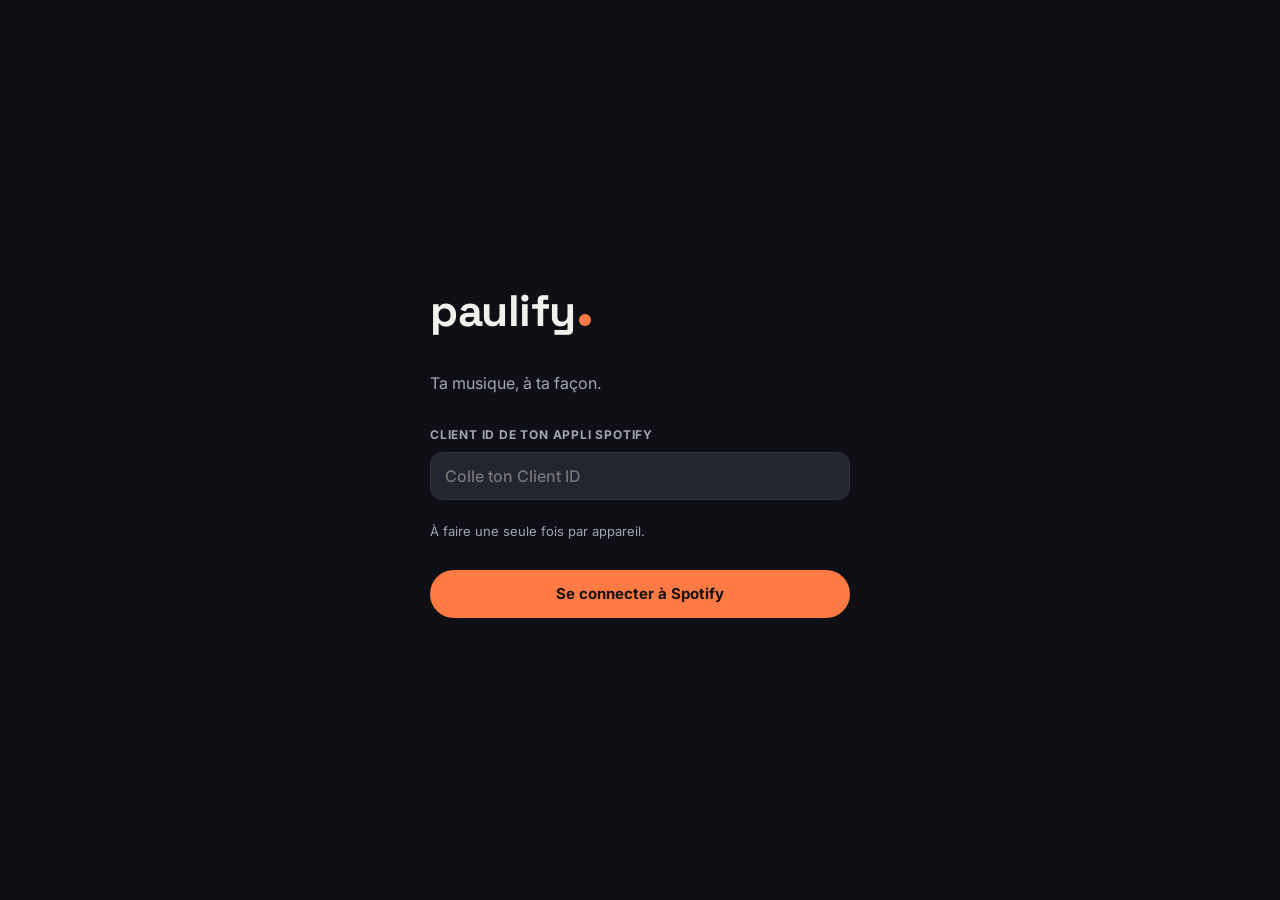
<file: paulify/index.html>
<!doctype html>
<html lang="fr">
<head>
<meta charset="utf-8">
<meta name="viewport" content="width=device-width, initial-scale=1, viewport-fit=cover">
<meta name="theme-color" content="#0F1015">
<meta name="apple-mobile-web-app-capable" content="yes">
<meta name="mobile-web-app-capable" content="yes">
<meta name="apple-mobile-web-app-status-bar-style" content="black-translucent">
<meta name="apple-mobile-web-app-title" content="Paulify">
<title>Paulify</title>
<link rel="manifest" href="manifest.webmanifest">
<link rel="icon" href="icon-192.png">
<link rel="apple-touch-icon" href="apple-touch-icon.png">
<link rel="preconnect" href="https://fonts.googleapis.com">
<link rel="stylesheet" href="https://fonts.googleapis.com/css2?family=Inter:wght@400;500;600;700&family=Space+Grotesk:wght@500;700&display=swap">
<link rel="stylesheet" href="style.css">
</head>
<body>
<div id="app">

  <!-- Écran de connexion -->
  <section id="login" class="screen hidden">
    <div class="login-box">
      <div class="logo big">paulify<i></i></div>
      <p class="muted">Ta musique, à ta façon.</p>
      <div id="cid-block" class="stack">
        <label for="cid">Client ID de ton appli Spotify</label>
        <input id="cid" autocomplete="off" spellcheck="false" placeholder="Colle ton Client ID">
        <p class="small muted">À faire une seule fois par appareil.</p>
      </div>
      <button id="login-btn" class="btn primary" type="button">Se connecter à Spotify</button>
      <p id="login-err" class="err hidden"></p>
    </div>
  </section>

  <!-- Appli -->
  <section id="main" class="screen hidden">
    <header class="top">
      <div class="logo">paulify<i></i></div>
      <button id="avatar" class="avatar" type="button" aria-label="Compte"></button>
    </header>

    <main id="scroll">
      <!-- Liste des playlists -->
      <div id="view-list">
        <h1>Tes playlists</h1>
        <div class="search">
          <svg aria-hidden="true" width="18" height="18" viewBox="0 0 24 24" fill="none" stroke="currentColor" stroke-width="2" stroke-linecap="round"><circle cx="11" cy="11" r="7"></circle><path d="M20 20l-3.5-3.5"></path></svg>
          <input id="pl-search" type="search" placeholder="Rechercher une playlist" aria-label="Rechercher une playlist">
        </div>
        <div id="pl-grid" class="grid"></div>
        <p id="pl-empty" class="muted hidden">Aucune playlist trouvée.</p>
      </div>

      <!-- Détail d'une playlist -->
      <div id="view-detail" class="hidden">
        <button id="back" class="back" type="button">
          <svg aria-hidden="true" width="18" height="18" viewBox="0 0 24 24" fill="none" stroke="currentColor" stroke-width="2" stroke-linecap="round" stroke-linejoin="round"><path d="M15 6l-6 6 6 6"></path></svg>
          Playlists
        </button>
        <div class="pl-head">
          <img id="d-cover" class="pl-cover" alt="">
          <div class="stack tight">
            <h1 id="d-name"></h1>
            <span id="d-meta" class="muted small"></span>
          </div>
        </div>
        <div class="row">
          <button id="d-play" class="btn primary" type="button">
            <svg aria-hidden="true" width="18" height="18" viewBox="0 0 24 24" fill="currentColor"><path d="M8 5v14l11-7z"></path></svg>
            Lecture
          </button>
          <button id="d-shuffle" class="btn ghost" type="button">
            <svg aria-hidden="true" width="18" height="18" viewBox="0 0 24 24" fill="none" stroke="currentColor" stroke-width="2" stroke-linecap="round" stroke-linejoin="round"><path d="M16 3h5v5M4 20L21 3M21 16v5h-5M15 15l6 6M4 4l5 5"></path></svg>
            Aléatoire
          </button>
        </div>
        <span class="label">Trier par</span>
        <div id="sorts" class="chips"></div>
        <div id="save-box" class="save-box hidden">
          <p id="save-txt" class="small"></p>
          <div class="row">
            <button id="save-btn" class="btn primary" type="button">Enregistrer cet ordre sur Spotify</button>
            <button id="save-cancel" class="btn ghost" type="button">Annuler</button>
          </div>
        </div>
        <div id="tracks" class="tracks"></div>
        <p id="tracks-loading" class="muted hidden">Chargement des titres…</p>
      </div>
    </main>

    <div id="toast" class="toast hidden" role="status"></div>

    <!-- Mini lecteur -->
    <div id="mini" class="mini hidden">
      <button id="mini-open" class="mini-info" type="button" aria-label="Ouvrir le lecteur">
        <img id="mini-cover" alt="">
        <span class="stack tight ellipsis">
          <span id="mini-title" class="t ellipsis"></span>
          <span id="mini-artist" class="muted small ellipsis"></span>
        </span>
      </button>
      <button id="mini-toggle" class="round light" type="button" aria-label="Lecture/Pause"></button>
      <div class="mini-progress"><div id="mini-bar"></div></div>
    </div>

    <nav class="tabs">
      <button class="tab on" type="button">
        <svg aria-hidden="true" width="22" height="22" viewBox="0 0 24 24" fill="none" stroke="currentColor" stroke-width="2" stroke-linecap="round"><path d="M4 6h12M4 12h12M4 18h8"></path><circle cx="18" cy="17" r="2.5"></circle><path d="M20.5 17V8"></path></svg>
        Playlists
      </button>
      <button class="tab soon" type="button" data-soon="Les stats arrivent à l’étape 2">
        <svg aria-hidden="true" width="22" height="22" viewBox="0 0 24 24" fill="none" stroke="currentColor" stroke-width="2" stroke-linecap="round"><path d="M5 20V11M12 20V4M19 20v-6"></path></svg>
        Stats
      </button>
      <button class="tab soon" type="button" data-soon="Découvrir arrive à l’étape 3">
        <svg aria-hidden="true" width="22" height="22" viewBox="0 0 24 24" fill="none" stroke="currentColor" stroke-width="2" stroke-linecap="round" stroke-linejoin="round"><rect x="5" y="3" width="12" height="16" rx="2.5" transform="rotate(-8 11 11)"></rect></svg>
        Découvrir
      </button>
    </nav>
  </section>

  <!-- Grand lecteur -->
  <section id="full" class="sheet hidden" aria-label="Lecteur">
    <button id="full-close" class="back" type="button">
      <svg aria-hidden="true" width="20" height="20" viewBox="0 0 24 24" fill="none" stroke="currentColor" stroke-width="2" stroke-linecap="round" stroke-linejoin="round"><path d="M6 9l6 6 6-6"></path></svg>
      Fermer
    </button>
    <img id="full-cover" class="full-cover" alt="">
    <div class="stack tight">
      <span id="full-title" class="full-title"></span>
      <span id="full-artist" class="muted"></span>
    </div>
    <div class="stack tight">
      <input id="seek" type="range" min="0" max="1000" value="0" aria-label="Position dans le titre">
      <div class="row between small muted"><span id="pos"></span><span id="dur"></span></div>
    </div>
    <div class="controls">
      <button id="prev" class="round" type="button" aria-label="Précédent">
        <svg aria-hidden="true" width="26" height="26" viewBox="0 0 24 24" fill="currentColor"><path d="M6 5h2v14H6zM20 5v14L9 12z"></path></svg>
      </button>
      <button id="full-toggle" class="round big accent" type="button" aria-label="Lecture/Pause"></button>
      <button id="next" class="round" type="button" aria-label="Suivant">
        <svg aria-hidden="true" width="26" height="26" viewBox="0 0 24 24" fill="currentColor"><path d="M16 5h2v14h-2zM4 5v14l11-7z"></path></svg>
      </button>
    </div>
    <button id="devices-btn" class="device-btn" type="button">
      <svg aria-hidden="true" width="18" height="18" viewBox="0 0 24 24" fill="none" stroke="currentColor" stroke-width="2" stroke-linecap="round"><rect x="7" y="3" width="10" height="18" rx="2"></rect><path d="M11 17h2"></path></svg>
      <span>Écouter sur : <strong id="device-name">—</strong></span>
    </button>
    <div id="devices" class="devices hidden"></div>
  </section>

  <!-- Compte -->
  <section id="account" class="sheet hidden" aria-label="Compte">
    <button id="account-close" class="back" type="button">
      <svg aria-hidden="true" width="20" height="20" viewBox="0 0 24 24" fill="none" stroke="currentColor" stroke-width="2" stroke-linecap="round" stroke-linejoin="round"><path d="M6 9l6 6 6-6"></path></svg>
      Fermer
    </button>
    <h1 id="acc-name"></h1>
    <p class="muted small" id="acc-sub"></p>
    <div class="card stack">
      <strong>Installer Paulify sur ton téléphone</strong>
      <button id="install-btn" class="btn primary hidden" type="button">Installer Paulify</button>
      <p class="small muted">iPhone (Safari) : bouton Partager, puis « Sur l’écran d’accueil ».<br>Android (Chrome) : menu ⋮, puis « Installer l’application ».</p>
    </div>
    <div class="card stack">
      <strong>Fondu enchaîné entre les titres</strong>
      <p class="small muted">À activer une fois dans l’appli Spotify de ton téléphone : Paramètres › Lecture › Fondu enchaîné. Sur téléphone, Paulify joue en priorité sur l’appli Spotify pour en profiter (et la musique continue écran verrouillé).</p>
    </div>
    <div class="card stack">
      <strong>Appareil par défaut</strong>
      <p class="small muted" id="pref-txt"></p>
      <button id="pref-reset" class="btn ghost" type="button">Revenir au choix automatique</button>
    </div>
    <button id="logout" class="btn ghost" type="button">Se déconnecter</button>
  </section>

  <!-- Confirmation -->
  <div id="confirm" class="overlay hidden" role="dialog" aria-modal="true" aria-labelledby="confirm-title">
    <div class="card stack">
      <strong id="confirm-title">Enregistrer ce nouvel ordre ?</strong>
      <p id="confirm-txt" class="small muted"></p>
      <div class="row">
        <button id="confirm-yes" class="btn primary" type="button">Oui, enregistrer</button>
        <button id="confirm-no" class="btn ghost" type="button">Annuler</button>
      </div>
    </div>
  </div>
</div>
<script src="app.js"></script>
</body>
</html>
</file>
<file: paulify/style.css>
:root {
  --bg: #0F1015; --card: #1A1C23; --card2: #23262F; --line: #2E313C;
  --text: #F2F0EB; --muted: #A3A6B1; --accent: #FF7A45; --ink: #16110D; --err: #F28B82;
  --safe-b: env(safe-area-inset-bottom, 0px); --safe-t: env(safe-area-inset-top, 0px);
}
* { box-sizing: border-box; -webkit-tap-highlight-color: transparent; }
html, body { margin: 0; height: 100%; background: var(--bg); color: var(--text); font-family: Inter, system-ui, sans-serif; }
body { overscroll-behavior: none; }
button { font-family: inherit; color: inherit; }
img { display: block; }
.hidden { display: none !important; }
.muted { color: var(--muted); }
.small { font-size: 13px; }
.err { color: var(--err); font-size: 14px; }
.stack { display: flex; flex-direction: column; gap: 10px; }
.stack.tight { gap: 3px; min-width: 0; }
.row { display: flex; gap: 10px; align-items: center; flex-wrap: wrap; }
.row.between { justify-content: space-between; }
.ellipsis { white-space: nowrap; overflow: hidden; text-overflow: ellipsis; min-width: 0; }
h1 { font-family: 'Space Grotesk', sans-serif; font-size: 26px; margin: 0; letter-spacing: -0.3px; }
label, .label { font-size: 12px; font-weight: 700; color: var(--muted); text-transform: uppercase; letter-spacing: .8px; }

.logo { font-family: 'Space Grotesk', sans-serif; font-weight: 700; font-size: 26px; letter-spacing: -0.5px; display: flex; align-items: baseline; gap: 3px; }
.logo i { width: 8px; height: 8px; border-radius: 50%; background: var(--accent); display: inline-block; }
.logo.big { font-size: 44px; }
.logo.big i { width: 12px; height: 12px; }

.btn { display: inline-flex; align-items: center; justify-content: center; gap: 8px; border: none; border-radius: 999px; padding: 0 20px; min-height: 48px; font-size: 15px; font-weight: 700; cursor: pointer; }
.btn.primary { background: var(--accent); color: var(--ink); }
.btn.ghost { background: transparent; border: 1px solid var(--line); font-weight: 600; }
.btn:disabled { opacity: .5; cursor: default; }
input { width: 100%; background: var(--card2); border: 1px solid var(--line); border-radius: 12px; padding: 13px 14px; color: var(--text); font: 500 16px Inter, sans-serif; }

/* écrans */
#app { height: 100%; }
.screen { height: 100%; display: flex; flex-direction: column; }
#login { justify-content: center; padding: 24px; }
.login-box { width: 100%; max-width: 420px; margin: 0 auto; display: flex; flex-direction: column; gap: 18px; }

.top { display: flex; align-items: center; justify-content: space-between; padding: calc(14px + var(--safe-t)) 20px 8px; max-width: 760px; width: 100%; margin: 0 auto; }
.avatar { width: 40px; height: 40px; border-radius: 50%; background: var(--card2); border: none; font: 700 15px 'Space Grotesk', sans-serif; cursor: pointer; overflow: hidden; padding: 0; }
.avatar img { width: 100%; height: 100%; object-fit: cover; }
main { flex: 1; overflow-y: auto; -webkit-overflow-scrolling: touch; }
main > div { max-width: 760px; margin: 0 auto; padding: 8px 20px 24px; display: flex; flex-direction: column; gap: 14px; }

.search { display: flex; align-items: center; gap: 8px; background: var(--card2); border-radius: 12px; padding: 0 12px; color: var(--muted); }
.search input { border: none; background: transparent; padding: 12px 0; }
.search input:focus { outline: none; }
.search:focus-within { outline: 2px solid var(--accent); }

.grid { display: grid; grid-template-columns: repeat(auto-fill, minmax(150px, 1fr)); gap: 14px; }
.pl-card { background: var(--card); border: none; border-radius: 16px; padding: 10px; text-align: left; cursor: pointer; display: flex; flex-direction: column; gap: 8px; min-width: 0; }
.pl-card .cover { width: 100%; aspect-ratio: 1; border-radius: 10px; object-fit: cover; background: var(--card2); }
.pl-card .n { font-size: 14px; font-weight: 600; }
.cover-fallback { width: 100%; aspect-ratio: 1; border-radius: 10px; background: var(--card2); display: flex; align-items: center; justify-content: center; font: 700 28px 'Space Grotesk', sans-serif; color: var(--muted); }

.back { align-self: flex-start; display: inline-flex; align-items: center; gap: 6px; background: transparent; border: none; color: #C9CBD3; font-size: 14px; font-weight: 600; min-height: 44px; padding: 0; cursor: pointer; }
.pl-head { display: flex; gap: 16px; align-items: center; }
.pl-cover { width: 96px; height: 96px; border-radius: 14px; object-fit: cover; background: var(--card2); flex-shrink: 0; }

.chips { display: flex; flex-wrap: wrap; gap: 8px; }
.chip { min-height: 40px; padding: 0 14px; border-radius: 999px; border: 1px solid var(--line); background: transparent; color: #C9CBD3; font-size: 13px; font-weight: 600; cursor: pointer; }
.chip.on { background: var(--accent); border-color: var(--accent); color: var(--ink); }

.save-box { background: var(--card); border: 1px solid var(--accent); border-radius: 16px; padding: 14px; display: flex; flex-direction: column; gap: 10px; }

.tracks { display: flex; flex-direction: column; }
.track { display: flex; align-items: center; gap: 12px; padding: 7px 4px; background: transparent; border: none; text-align: left; cursor: pointer; border-radius: 10px; width: 100%; }
.track:hover { background: var(--card); }
.track .num { width: 22px; font-size: 13px; color: var(--muted); text-align: right; flex-shrink: 0; }
.track img, .track .ph { width: 44px; height: 44px; border-radius: 8px; object-fit: cover; background: var(--card2); flex-shrink: 0; }
.track .t { font-size: 15px; font-weight: 600; }
.track .side { font-size: 13px; color: #C9CBD3; white-space: nowrap; }
.track.playing .t { color: var(--accent); }
.track.off { opacity: .45; cursor: default; }

.toast { position: fixed; left: 16px; right: 16px; bottom: calc(150px + var(--safe-b)); max-width: 520px; margin: 0 auto; background: var(--text); color: var(--ink); border-radius: 14px; padding: 12px 16px; font-size: 14px; font-weight: 600; z-index: 30; }

.mini { position: relative; margin: 0 10px; background: #1D2029; border-radius: 16px; padding: 8px 10px; display: flex; align-items: center; gap: 10px; max-width: 740px; align-self: center; width: calc(100% - 20px); }
.mini-info { flex: 1; display: flex; align-items: center; gap: 10px; background: transparent; border: none; text-align: left; cursor: pointer; min-width: 0; padding: 0; }
.mini-info img { width: 44px; height: 44px; border-radius: 8px; object-fit: cover; background: var(--card2); flex-shrink: 0; }
.mini .t { font-size: 14px; font-weight: 600; }
.mini-progress { position: absolute; left: 12px; right: 12px; bottom: 3px; height: 2px; background: #333742; border-radius: 2px; overflow: hidden; }
.mini-progress div { height: 100%; width: 0; background: var(--accent); }

.round { width: 48px; height: 48px; border-radius: 50%; border: none; background: transparent; display: inline-flex; align-items: center; justify-content: center; cursor: pointer; flex-shrink: 0; }
.round.light { width: 44px; height: 44px; background: var(--text); color: var(--ink); }
.round.big { width: 72px; height: 72px; }
.round.accent { background: var(--accent); color: var(--ink); }

.tabs { display: flex; justify-content: space-around; padding: 6px 10px calc(10px + var(--safe-b)); max-width: 760px; width: 100%; margin: 0 auto; }
.tab { display: flex; flex-direction: column; align-items: center; gap: 3px; background: transparent; border: none; font-size: 12px; font-weight: 600; color: #8E92A0; min-width: 84px; min-height: 52px; cursor: pointer; }
.tab.on { color: var(--accent); }
.tab.soon { opacity: .55; }

.sheet { position: fixed; inset: 0; background: var(--bg); z-index: 20; overflow-y: auto; padding: calc(12px + var(--safe-t)) 24px calc(24px + var(--safe-b)); display: flex; flex-direction: column; gap: 22px; max-width: 560px; margin: 0 auto; }
.full-cover { width: 100%; max-width: 420px; aspect-ratio: 1; border-radius: 18px; object-fit: cover; background: var(--card2); align-self: center; }
.full-title { font: 700 24px 'Space Grotesk', sans-serif; }
input[type=range] { padding: 0; background: transparent; border: none; accent-color: var(--accent); height: 28px; }
.controls { display: flex; justify-content: center; align-items: center; gap: 28px; }
.device-btn { align-self: center; display: inline-flex; align-items: center; gap: 8px; background: var(--card); border: none; border-radius: 999px; padding: 0 16px; min-height: 44px; font-size: 14px; cursor: pointer; color: #C9CBD3; }
.device-btn strong { color: var(--text); }
.devices { display: flex; flex-direction: column; gap: 8px; }
.device { display: flex; align-items: center; justify-content: space-between; gap: 10px; background: var(--card); border: none; border-radius: 14px; padding: 12px 14px; min-height: 52px; cursor: pointer; text-align: left; font-size: 15px; }
.device.on { outline: 2px solid var(--accent); }
.card { background: var(--card); border-radius: 18px; padding: 16px; }

.overlay { position: fixed; inset: 0; background: rgba(0,0,0,.6); z-index: 40; display: flex; align-items: center; justify-content: center; padding: 20px; }
.overlay .card { max-width: 420px; width: 100%; }

@media (min-width: 700px) {
  .pl-cover { width: 140px; height: 140px; }
}
</file>
